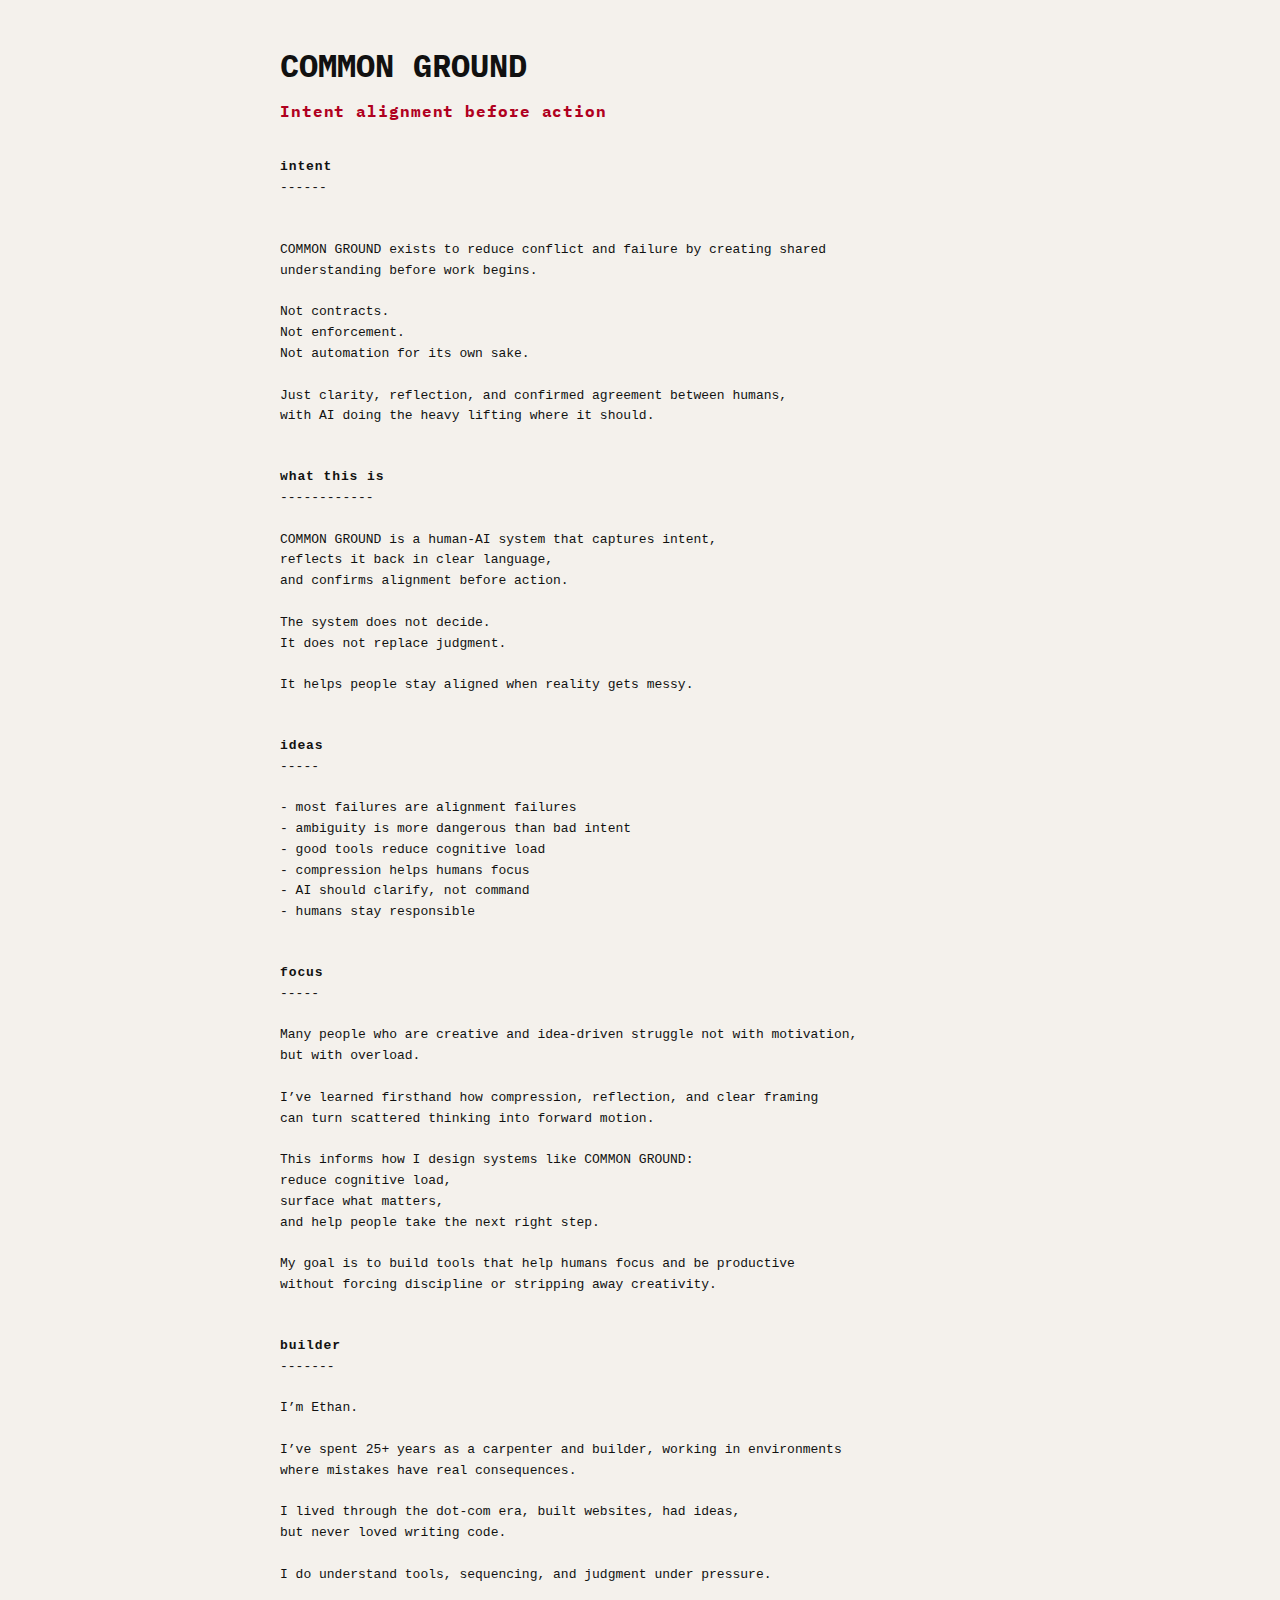
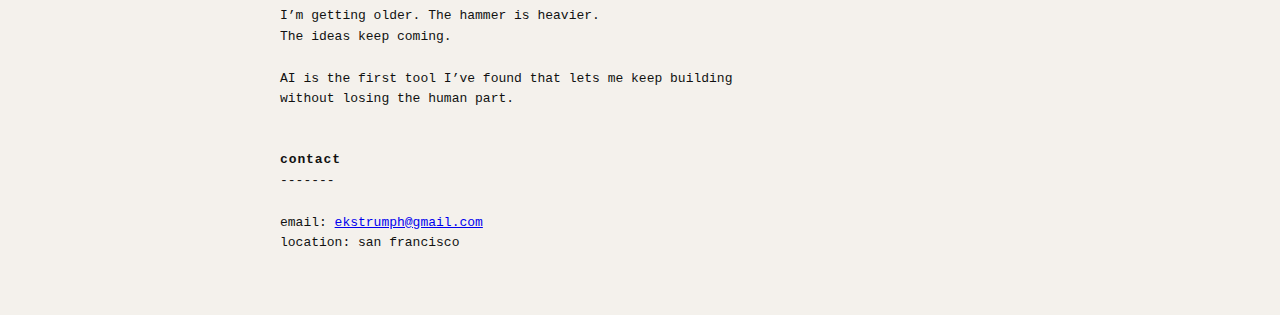
<file: index.html>
<!DOCTYPE html>
<html lang="en">
<head>
  <meta charset="UTF-8" />
  <meta name="viewport" content="width=device-width, initial-scale=1.0" />
  <title>hello world - common ground</title>

  <link href="https://fonts.googleapis.com/css2?family=IBM+Plex+Mono:wght@400;500&display=swap" rel="stylesheet">

  <style>
    body {
      font-family: 'IBM Plex Mono', monospace;
      background: #f4f1ec;
      color: #111;
      max-width: 720px;
      margin: 40px auto;
      padding: 0 20px;
      line-height: 1.6;
    }
    h1 {
      font-size: 2rem;
      margin-bottom: 0.25em;
    }
    .subtitle {
      margin-bottom: 2em;
    }
   .accent {
    color: #b00020;
    font-weight: 720;
    letter-spacing: 0.9px;
    }
    section {
      margin-bottom: 2.5em;
    }
    pre {
      white-space: pre-wrap;
    }
    .section-title {
      font-weight: 720;
      letter-spacing: 0.9px;
    }

  </style>
</head>

<body>

<h1>COMMON GROUND</h1>
<div class="subtitle"><span class="accent">Intent alignment before action</span></div>

<section>
<pre>
<span class="section-title">intent</span>
------


COMMON GROUND exists to reduce conflict and failure by creating shared
understanding before work begins.

Not contracts.
Not enforcement.
Not automation for its own sake.

Just clarity, reflection, and confirmed agreement between humans,
with AI doing the heavy lifting where it should.
</pre>
</section>

<section>
<pre>
<span class="section-title">what this is</span>
------------

COMMON GROUND is a human-AI system that captures intent,
reflects it back in clear language,
and confirms alignment before action.

The system does not decide.
It does not replace judgment.

It helps people stay aligned when reality gets messy.
</pre>
</section>

<section>
<pre>
<span class="section-title">ideas</span>
-----

- most failures are alignment failures
- ambiguity is more dangerous than bad intent
- good tools reduce cognitive load
- compression helps humans focus
- AI should clarify, not command
- humans stay responsible
</pre>
</section>

<section>
<pre>
<span class="section-title">focus</span>
-----

Many people who are creative and idea-driven struggle not with motivation,
but with overload.

I’ve learned firsthand how compression, reflection, and clear framing
can turn scattered thinking into forward motion.

This informs how I design systems like COMMON GROUND:
reduce cognitive load,
surface what matters,
and help people take the next right step.

My goal is to build tools that help humans focus and be productive
without forcing discipline or stripping away creativity.
</pre>
</section>

  
<section>
<pre>
<span class="section-title">builder</span>
-------

I’m Ethan.

I’ve spent 25+ years as a carpenter and builder, working in environments
where mistakes have real consequences.

I lived through the dot-com era, built websites, had ideas,
but never loved writing code.

I do understand tools, sequencing, and judgment under pressure.

I’m getting older. The hammer is heavier.
The ideas keep coming.

AI is the first tool I’ve found that lets me keep building
without losing the human part.
</pre>
</section>

<section>
<pre>
<span class="section-title">contact</span>
-------
  
email: <a href="mailto:ekstrumph@gmail.com">ekstrumph@gmail.com</a>
location: san francisco

</pre>
</section>

</body>
</html>
</file>
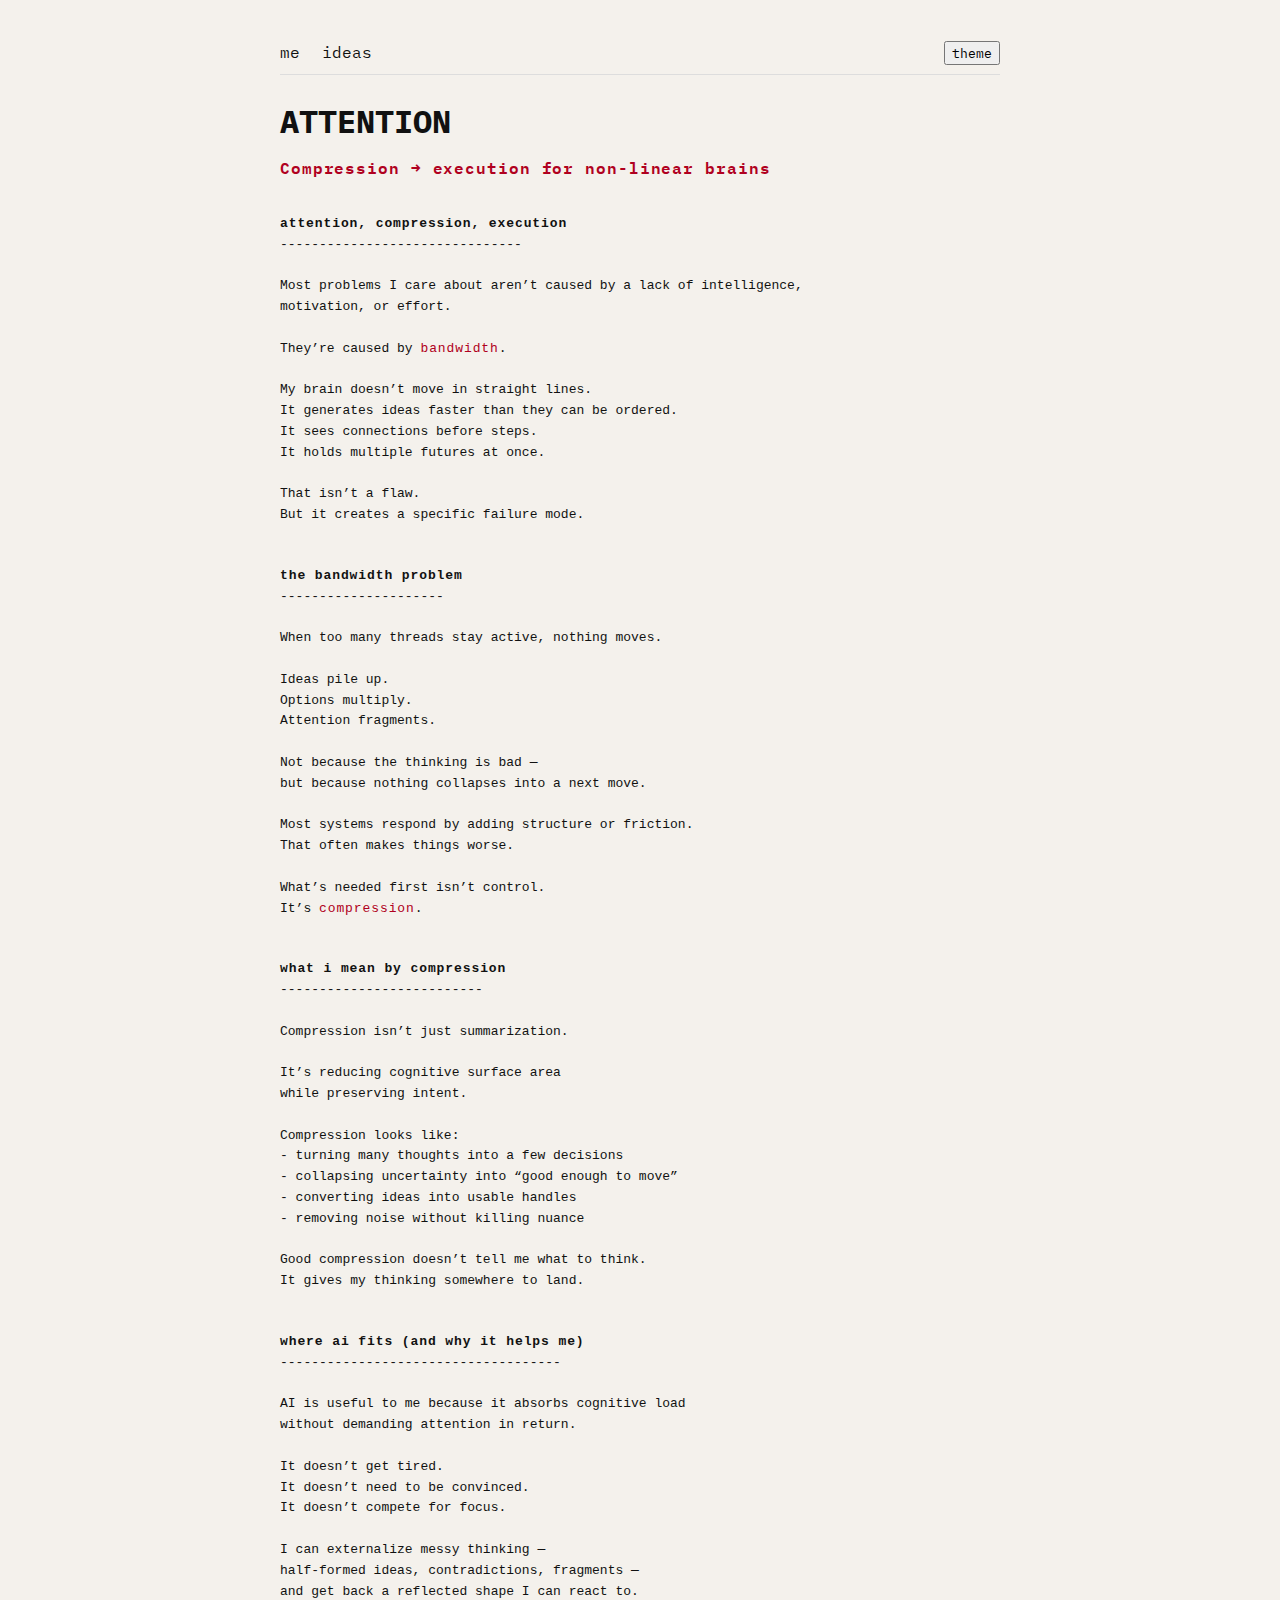
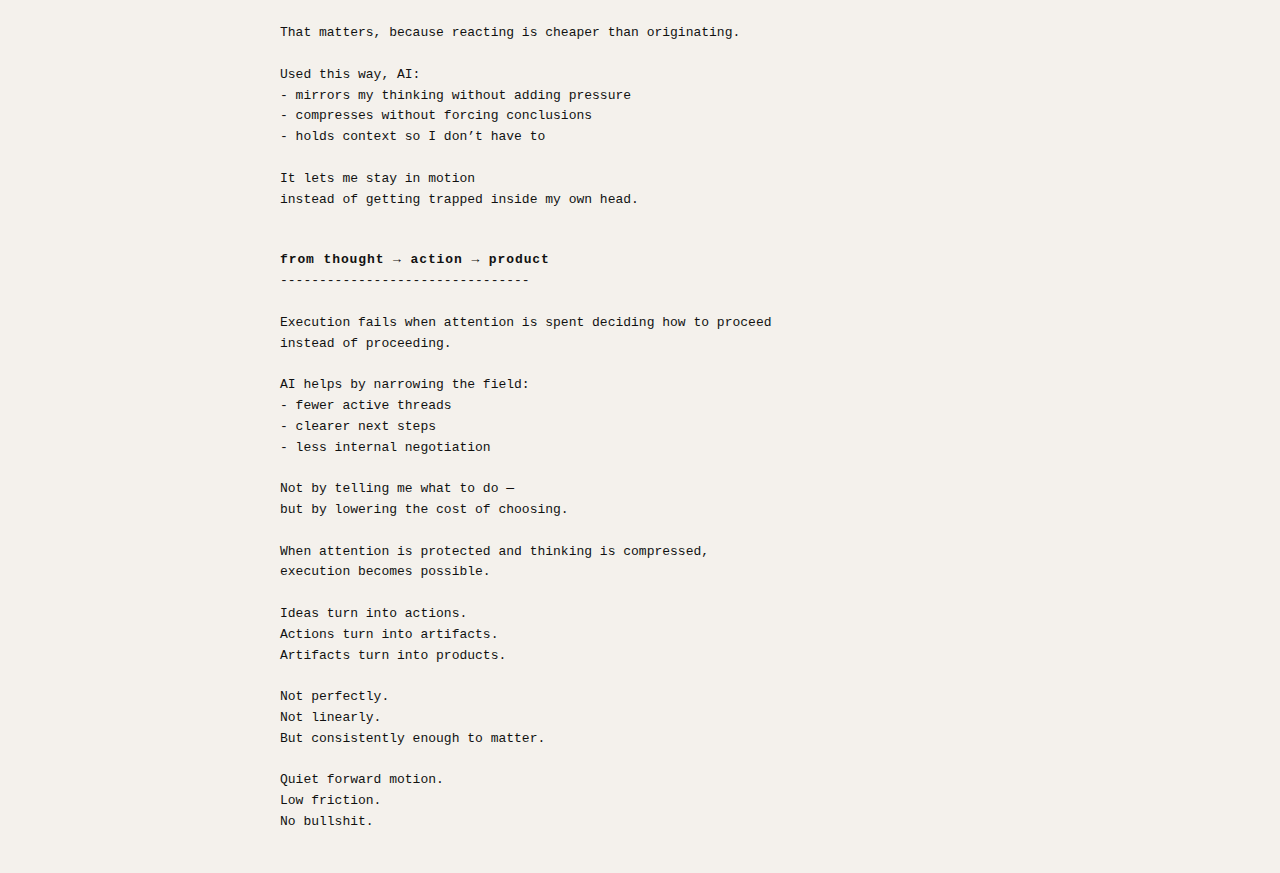
<file: attention.html>
<!DOCTYPE html>
<html lang="en" data-theme="light">
<head>
  <meta charset="UTF-8" />
  <meta name="viewport" content="width=device-width, initial-scale=1.0" />
  <title>attention / compression</title>

  <link href="https://fonts.googleapis.com/css2?family=IBM+Plex+Mono:wght@400;500&display=swap" rel="stylesheet">
  <link rel="stylesheet" href="./assets/styles.css" />

  <script defer src="./assets/theme.js"></script>
  <script defer src="./assets/nav.js"></script>
</head>

<body>
  <div id="site-nav"></div>

  <h1>ATTENTION</h1>
  <div class="subtitle"><span class="accent">Compression → execution for non-linear brains</span></div>

  <section>
    <pre>
<span class="section-title">attention, compression, execution</span>
-------------------------------

Most problems I care about aren’t caused by a lack of intelligence,
motivation, or effort.

They’re caused by <span class="accent">bandwidth</span>.

My brain doesn’t move in straight lines.
It generates ideas faster than they can be ordered.
It sees connections before steps.
It holds multiple futures at once.

That isn’t a flaw.
But it creates a specific failure mode.
</pre>
  </section>

  <section>
    <pre>
<span class="section-title">the bandwidth problem</span>
---------------------

When too many threads stay active, nothing moves.

Ideas pile up.
Options multiply.
Attention fragments.

Not because the thinking is bad —
but because nothing collapses into a next move.

Most systems respond by adding structure or friction.
That often makes things worse.

What’s needed first isn’t control.
It’s <span class="accent">compression</span>.
</pre>
  </section>

  <section>
    <pre>
<span class="section-title">what i mean by compression</span>
--------------------------

Compression isn’t just summarization.

It’s reducing cognitive surface area
while preserving intent.

Compression looks like:
- turning many thoughts into a few decisions
- collapsing uncertainty into “good enough to move”
- converting ideas into usable handles
- removing noise without killing nuance

Good compression doesn’t tell me what to think.
It gives my thinking somewhere to land.
</pre>
  </section>

  <section>
    <pre>
<span class="section-title">where ai fits (and why it helps me)</span>
------------------------------------

AI is useful to me because it absorbs cognitive load
without demanding attention in return.

It doesn’t get tired.
It doesn’t need to be convinced.
It doesn’t compete for focus.

I can externalize messy thinking —
half-formed ideas, contradictions, fragments —
and get back a reflected shape I can react to.

That matters, because reacting is cheaper than originating.

Used this way, AI:
- mirrors my thinking without adding pressure
- compresses without forcing conclusions
- holds context so I don’t have to

It lets me stay in motion
instead of getting trapped inside my own head.
</pre>
  </section>

  <section>
    <pre>
<span class="section-title">from thought → action → product</span>
--------------------------------

Execution fails when attention is spent deciding how to proceed
instead of proceeding.

AI helps by narrowing the field:
- fewer active threads
- clearer next steps
- less internal negotiation

Not by telling me what to do —
but by lowering the cost of choosing.

When attention is protected and thinking is compressed,
execution becomes possible.

Ideas turn into actions.
Actions turn into artifacts.
Artifacts turn into products.

Not perfectly.
Not linearly.
But consistently enough to matter.

Quiet forward motion.
Low friction.
No bullshit.
</pre>
  </section>

</body>
</html>
</file>
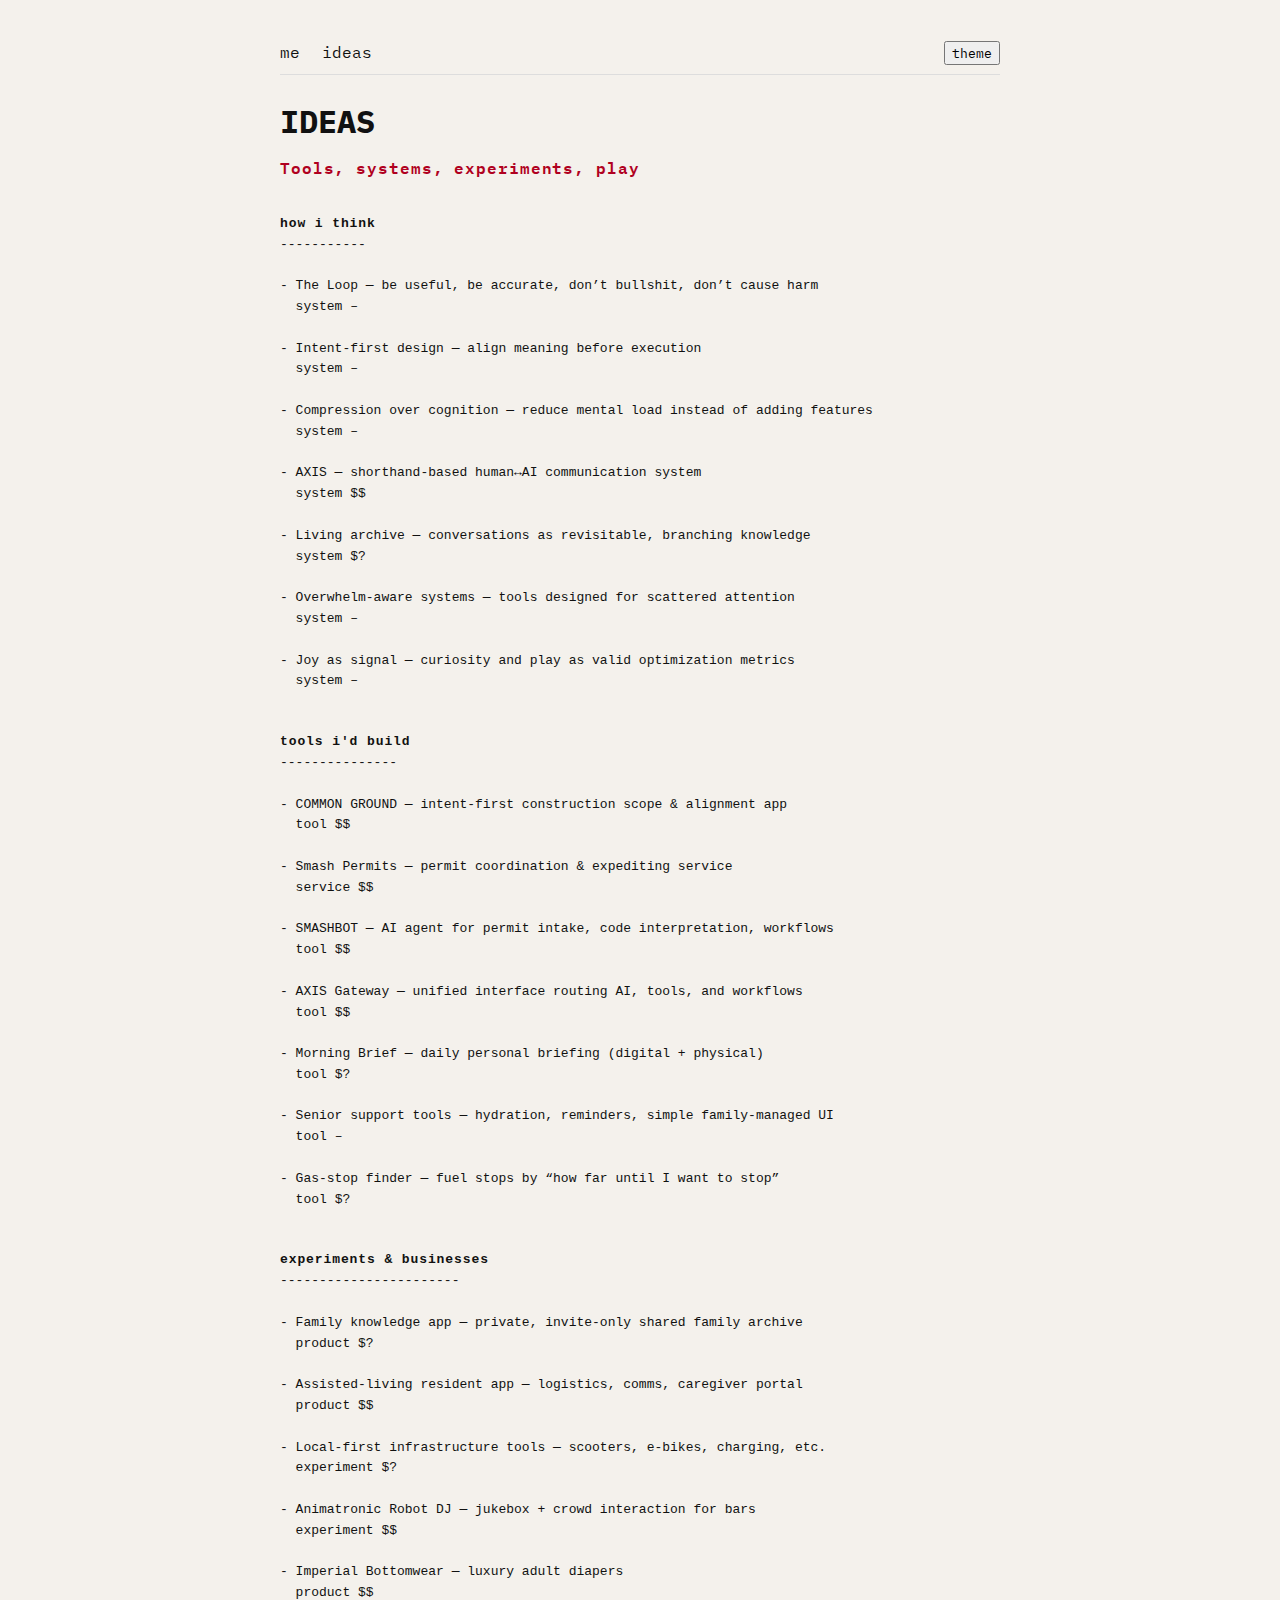
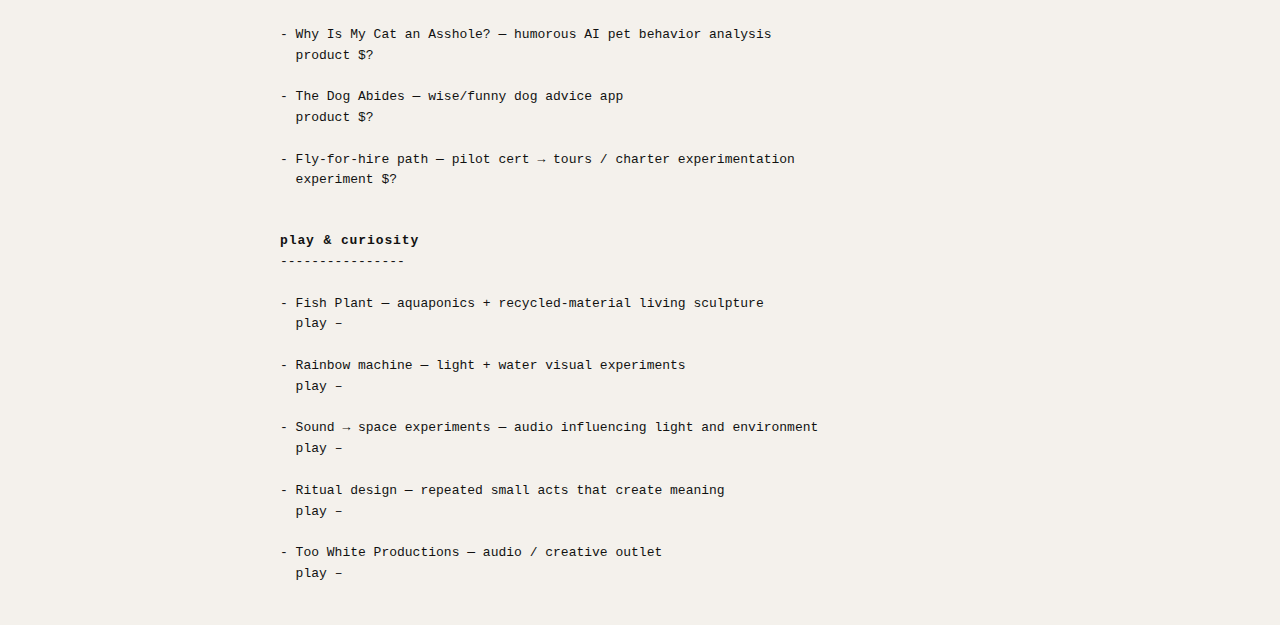
<file: ideas.html>
<!DOCTYPE html>
<html lang="en" data-theme="light">
<head>
  <meta charset="UTF-8" />
  <meta name="viewport" content="width=device-width, initial-scale=1.0" />
  <title>ideas - common ground</title>

  <link href="https://fonts.googleapis.com/css2?family=IBM+Plex+Mono:wght@400;500&display=swap" rel="stylesheet">
  <link rel="stylesheet" href="./assets/styles.css" />

  <script defer src="./assets/theme.js"></script>
  <script defer src="./assets/nav.js"></script>
</head>

<body>
  <div id="site-nav"></div>

  <h1>IDEAS</h1>
  <div class="subtitle"><span class="accent">Tools, systems, experiments, play</span></div>

  <section>
    <pre>
<span class="section-title">how i think</span>
-----------

- The Loop — be useful, be accurate, don’t bullshit, don’t cause harm
  <span class="tag t-system">system</span> <span class="tag m-none">–</span>

- Intent-first design — align meaning before execution
  <span class="tag t-system">system</span> <span class="tag m-none">–</span>

- Compression over cognition — reduce mental load instead of adding features
  <span class="tag t-system">system</span> <span class="tag m-none">–</span>

- AXIS — shorthand-based human↔AI communication system
  <span class="tag t-system">system</span> <span class="tag m-strong">$$</span>

- Living archive — conversations as revisitable, branching knowledge
  <span class="tag t-system">system</span> <span class="tag m-maybe">$?</span>

- Overwhelm-aware systems — tools designed for scattered attention
  <span class="tag t-system">system</span> <span class="tag m-none">–</span>

- Joy as signal — curiosity and play as valid optimization metrics
  <span class="tag t-system">system</span> <span class="tag m-none">–</span>
</pre>
  </section>

  <section>
    <pre>
<span class="section-title">tools i'd build</span>
---------------

- COMMON GROUND — intent-first construction scope & alignment app
  <span class="tag t-build">tool</span> <span class="tag m-strong">$$</span>

- Smash Permits — permit coordination & expediting service
  <span class="tag t-build">service</span> <span class="tag m-strong">$$</span>

- SMASHBOT — AI agent for permit intake, code interpretation, workflows
  <span class="tag t-build">tool</span> <span class="tag m-strong">$$</span>

- AXIS Gateway — unified interface routing AI, tools, and workflows
  <span class="tag t-build">tool</span> <span class="tag m-strong">$$</span>

- Morning Brief — daily personal briefing (digital + physical)
  <span class="tag t-build">tool</span> <span class="tag m-maybe">$?</span>

- Senior support tools — hydration, reminders, simple family-managed UI
  <span class="tag t-build">tool</span> <span class="tag m-none">–</span>

- Gas-stop finder — fuel stops by “how far until I want to stop”
  <span class="tag t-build">tool</span> <span class="tag m-maybe">$?</span>
</pre>
  </section>

  <section>
    <pre>
<span class="section-title">experiments & businesses</span>
-----------------------

- Family knowledge app — private, invite-only shared family archive
  <span class="tag t-experiment">product</span> <span class="tag m-maybe">$?</span>

- Assisted-living resident app — logistics, comms, caregiver portal
  <span class="tag t-experiment">product</span> <span class="tag m-strong">$$</span>

- Local-first infrastructure tools — scooters, e-bikes, charging, etc.
  <span class="tag t-experiment">experiment</span> <span class="tag m-maybe">$?</span>

- Animatronic Robot DJ — jukebox + crowd interaction for bars
  <span class="tag t-experiment">experiment</span> <span class="tag m-strong">$$</span>

- Imperial Bottomwear — luxury adult diapers
  <span class="tag t-experiment">product</span> <span class="tag m-strong">$$</span>

- Why Is My Cat an Asshole? — humorous AI pet behavior analysis
  <span class="tag t-experiment">product</span> <span class="tag m-maybe">$?</span>

- The Dog Abides — wise/funny dog advice app
  <span class="tag t-experiment">product</span> <span class="tag m-maybe">$?</span>

- Fly-for-hire path — pilot cert → tours / charter experimentation
  <span class="tag t-experiment">experiment</span> <span class="tag m-maybe">$?</span>
</pre>
  </section>

  <section>
    <pre>
<span class="section-title">play & curiosity</span>
----------------

- Fish Plant — aquaponics + recycled-material living sculpture
  <span class="tag t-play">play</span> <span class="tag m-none">–</span>

- Rainbow machine — light + water visual experiments
  <span class="tag t-play">play</span> <span class="tag m-none">–</span>

- Sound → space experiments — audio influencing light and environment
  <span class="tag t-play">play</span> <span class="tag m-none">–</span>

- Ritual design — repeated small acts that create meaning
  <span class="tag t-play">play</span> <span class="tag m-none">–</span>

- Too White Productions — audio / creative outlet
  <span class="tag t-play">play</span> <span class="tag m-none">–</span>
</pre>
  </section>

</body>
</html>
</file>
<file: assets/styles.css>
/* styles preserved from original + theme support */
body {
  font-family: 'IBM Plex Mono', monospace;
  background: #f4f1ec;
  color: #111;
  max-width: 720px;
  margin: 40px auto;
  padding: 0 20px;
  line-height: 1.6;
}
h1 { font-size: 2rem; margin-bottom: 0.25em; }
.subtitle { margin-bottom: 2em; }
.accent { color: #b00020; font-weight: 540; letter-spacing: 0.9px; }
section { margin-bottom: 2.5em; }
pre { white-space: pre-wrap; margin: 0; }
.section-title { font-weight: 720; letter-spacing: 0.9px; }

/* nav */
#site-nav { margin-bottom: 20px; }
.nav-inner {
  display: flex; justify-content: space-between; align-items: center;
  border-bottom: 1px solid #ddd; padding-bottom: 8px;
}
.nav-links a { margin-right: 12px; text-decoration: none; color: inherit; }
.theme-btn { font-family: inherit; }
</file>
